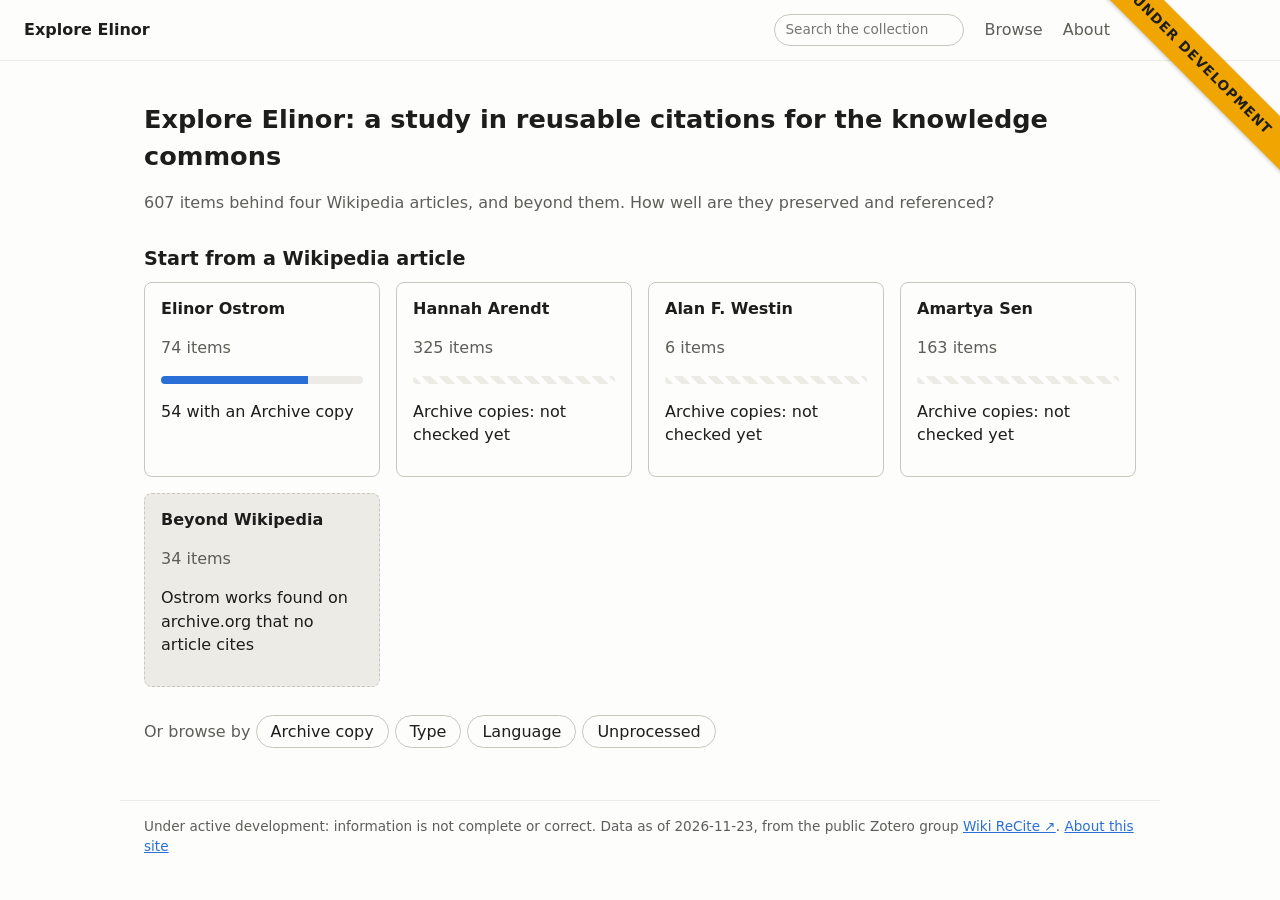
<file: docs/index.html>
<!doctype html>
<!-- Explore Elinor home page: the collection and its four ways in. Drawn by assets/app.js (renderHome). -->
<html lang="en">
<head>
  <meta charset="utf-8">
  <meta name="viewport" content="width=device-width, initial-scale=1">
  <!-- Content-Security-Policy: scripts, styles and data only from this site; no inline scripts or style attributes. Keep in sync on all five pages. -->
  <meta http-equiv="Content-Security-Policy" content="default-src 'none'; script-src 'self'; style-src 'self'; connect-src 'self'; img-src 'self'; form-action 'self'; base-uri 'none'">
  <!-- Referrer policy: other sites see only this site's address, never a page's path or search terms. -->
  <meta name="referrer" content="strict-origin-when-cross-origin">
  <title>Explore Elinor: a study in reusable citations for the knowledge commons</title>
  <meta name="description" content="Explore the citations behind Wikipedia articles, and how safe they are in the Internet Archive. Under active development.">
  <link rel="stylesheet" href="assets/style.css">
  <script src="assets/app.js" defer></script>
</head>
<body data-page="home">
  <main></main>
</body>
</html>
</file>
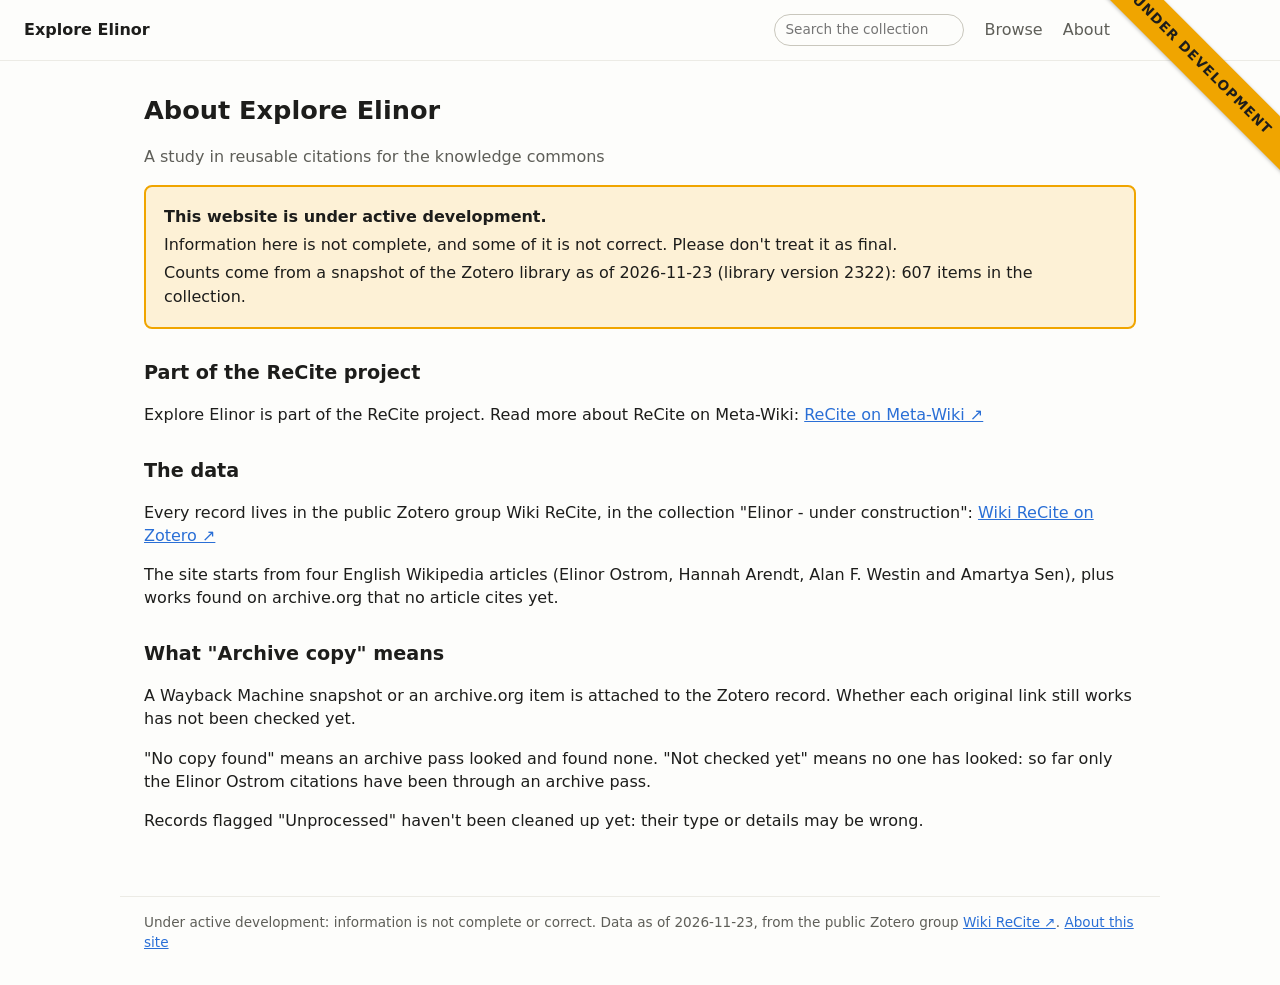
<file: docs/about.html>
<!doctype html>
<!-- Explore Elinor about page: the development warning, the ReCite project, and where the data comes from. Mostly static; assets/app.js fills in the snapshot facts (renderAbout). -->
<html lang="en">
<head>
  <meta charset="utf-8">
  <meta name="viewport" content="width=device-width, initial-scale=1">
  <!-- Content-Security-Policy: scripts, styles and data only from this site; no inline scripts or style attributes. Keep in sync on all five pages. -->
  <meta http-equiv="Content-Security-Policy" content="default-src 'none'; script-src 'self'; style-src 'self'; connect-src 'self'; img-src 'self'; form-action 'self'; base-uri 'none'">
  <!-- Referrer policy: other sites see only this site's address, never a page's path or search terms. -->
  <meta name="referrer" content="strict-origin-when-cross-origin">
  <title>About · Explore Elinor</title>
  <link rel="stylesheet" href="assets/style.css">
  <script src="assets/app.js" defer></script>
</head>
<body data-page="about">
  <main>
    <h1>About Explore Elinor</h1>
    <p class="quiet">A study in reusable citations for the knowledge commons</p>

    <div class="notice" role="note">
      <p><strong>This website is under active development.</strong></p>
      <p>Information here is not complete, and some of it is not correct. Please don't treat it as final.</p>
      <p id="snapshot-facts">Counts come from a dated snapshot of the Zotero library.</p>
    </div>

    <h2>Part of the ReCite project</h2>
    <p>Explore Elinor is part of the ReCite project. Read more about ReCite on Meta-Wiki:
      <a href="https://meta.wikimedia.org/wiki/WikiCite/ReCite" target="_blank" rel="noopener">ReCite on Meta-Wiki ↗</a></p>

    <h2>The data</h2>
    <p>Every record lives in the public Zotero group Wiki ReCite, in the collection "Elinor - under construction":
      <a href="https://www.zotero.org/groups/6513130/wiki_recite" target="_blank" rel="noopener">Wiki ReCite on Zotero ↗</a></p>
    <p id="ways-in">The site starts from English Wikipedia articles, plus works found on archive.org that no article cites yet.</p>

    <h2>What "Archive copy" means</h2>
    <p>A Wayback Machine snapshot or an archive.org item is attached to the Zotero record. Whether each original link
      still works has not been checked yet.</p>
    <p>"No copy found" means an archive pass looked and found none. "Not checked yet" means no one has looked: so far
      only the Elinor Ostrom citations have been through an archive pass.</p>
    <p>Records flagged "Unprocessed" haven't been cleaned up yet: their type or details may be wrong.</p>
  </main>
</body>
</html>
</file>
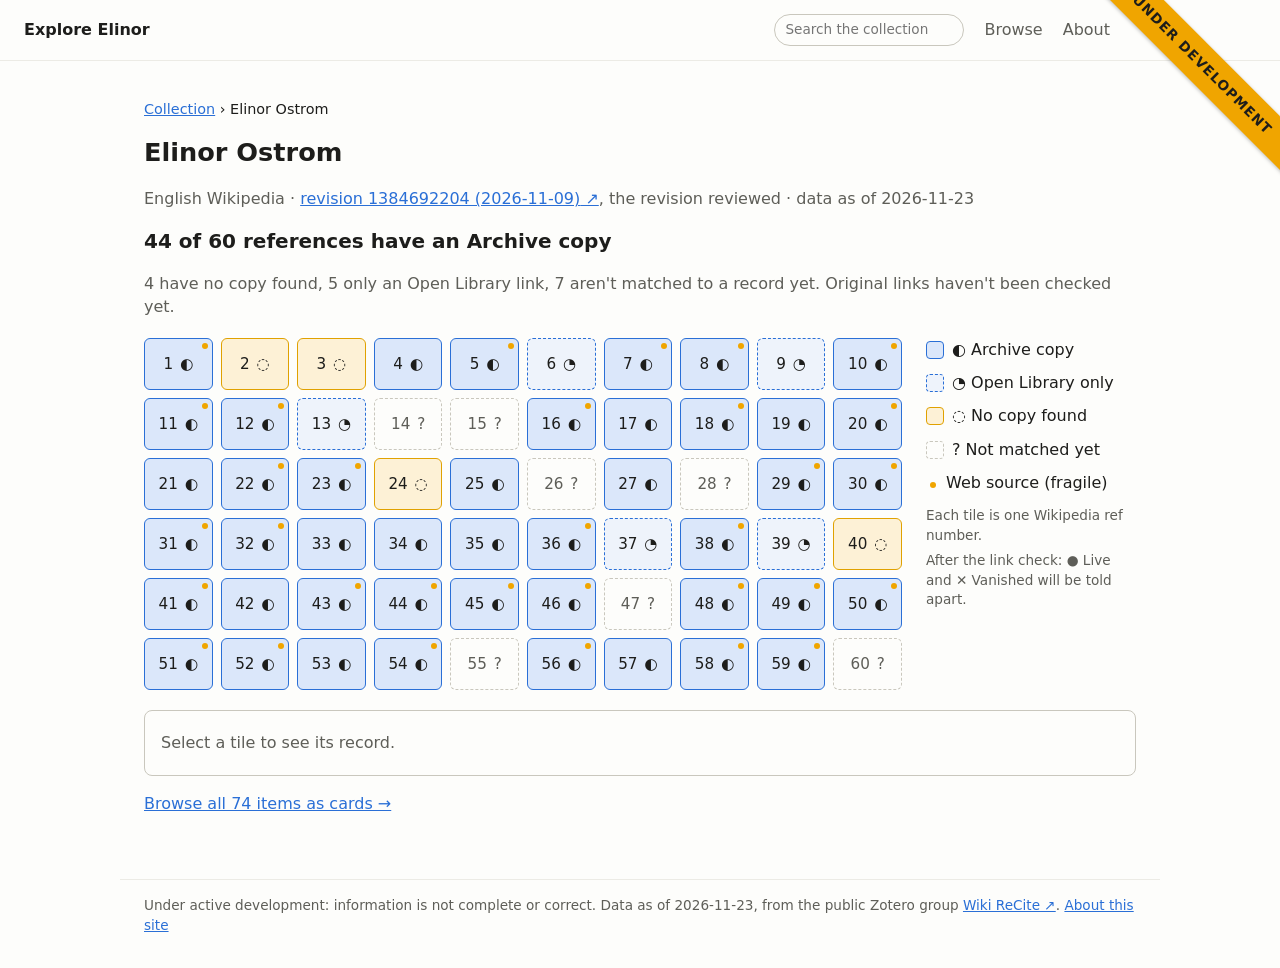
<file: docs/article.html>
<!doctype html>
<!-- Explore Elinor article page: one way in (?id=ostrom|arendt|westin|beyond) with its preservation map. Drawn by assets/app.js (renderArticle). -->
<html lang="en">
<head>
  <meta charset="utf-8">
  <meta name="viewport" content="width=device-width, initial-scale=1">
  <!-- Content-Security-Policy: scripts, styles and data only from this site; no inline scripts or style attributes. Keep in sync on all five pages. -->
  <meta http-equiv="Content-Security-Policy" content="default-src 'none'; script-src 'self'; style-src 'self'; connect-src 'self'; img-src 'self'; form-action 'self'; base-uri 'none'">
  <!-- Referrer policy: other sites see only this site's address, never a page's path or search terms. -->
  <meta name="referrer" content="strict-origin-when-cross-origin">
  <title>Article · Explore Elinor</title>
  <link rel="stylesheet" href="assets/style.css">
  <script src="assets/app.js" defer></script>
</head>
<body data-page="article">
  <main></main>
</body>
</html>
</file>
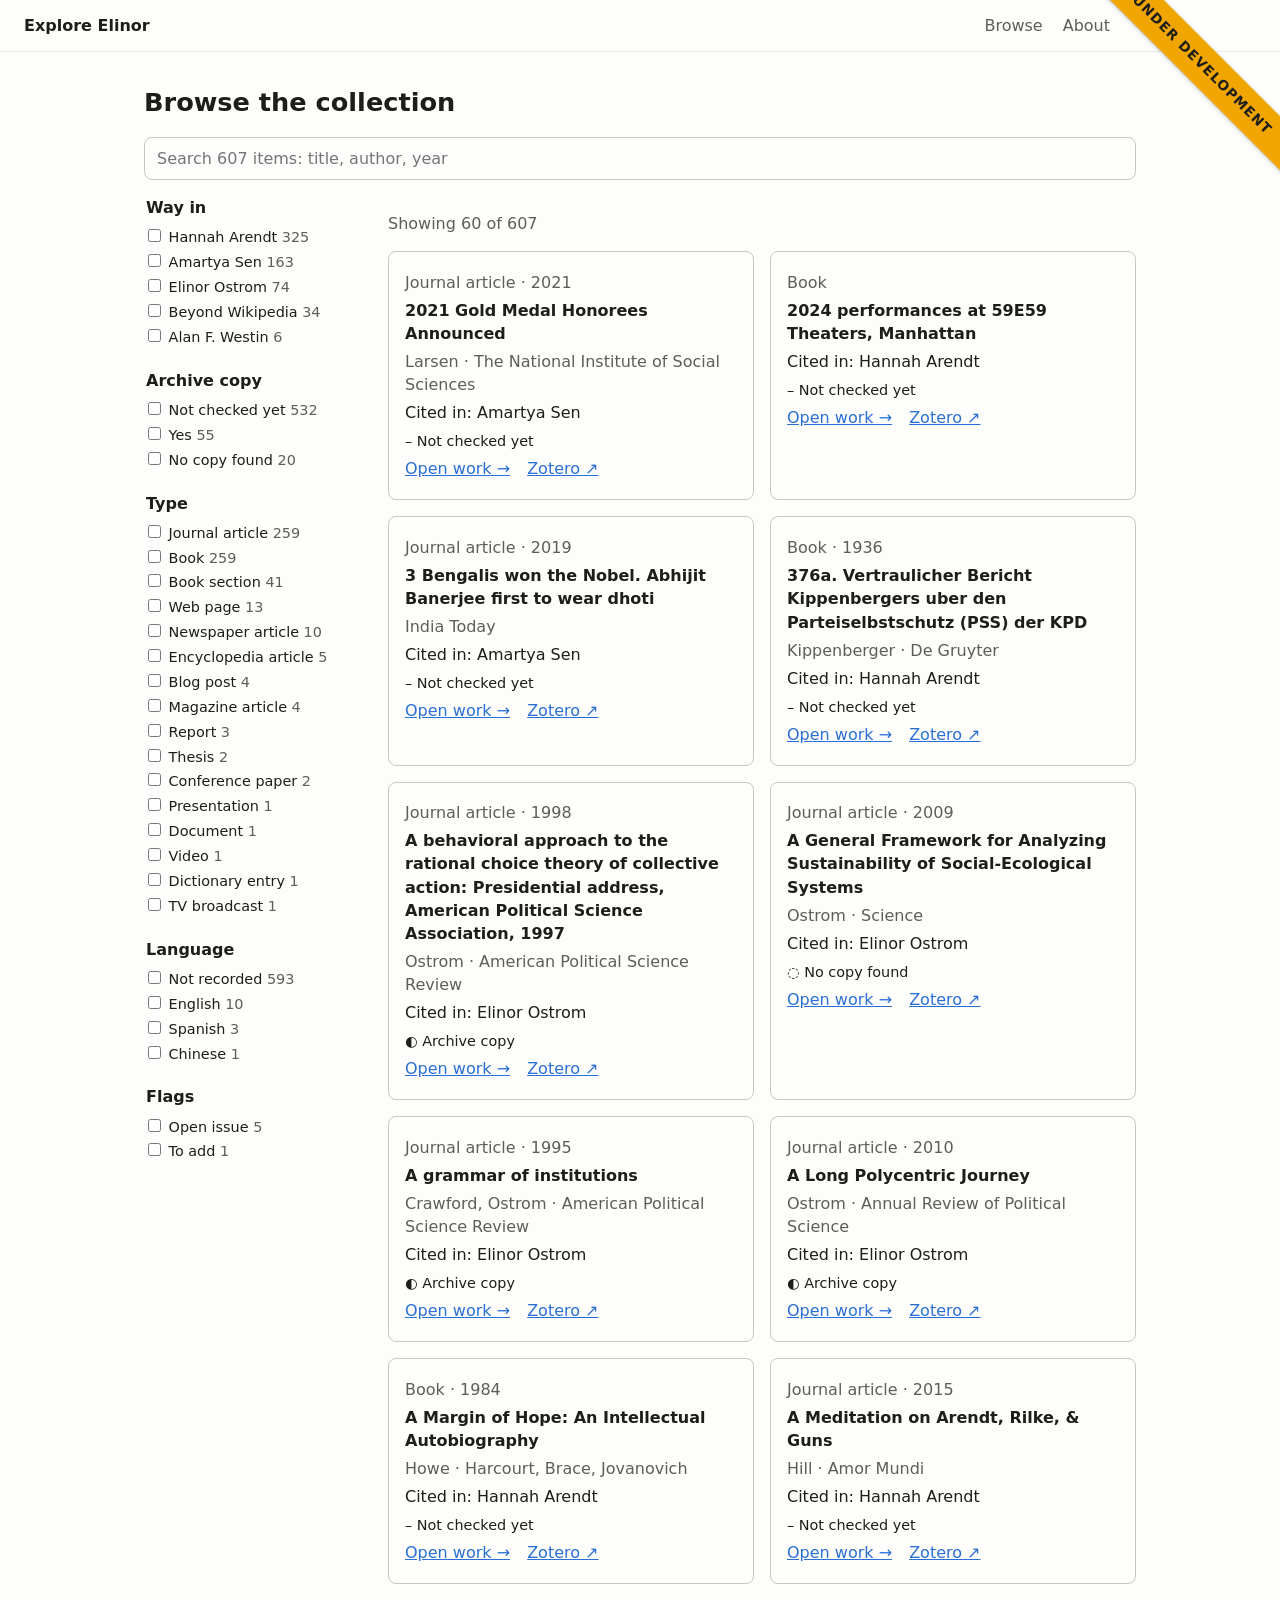
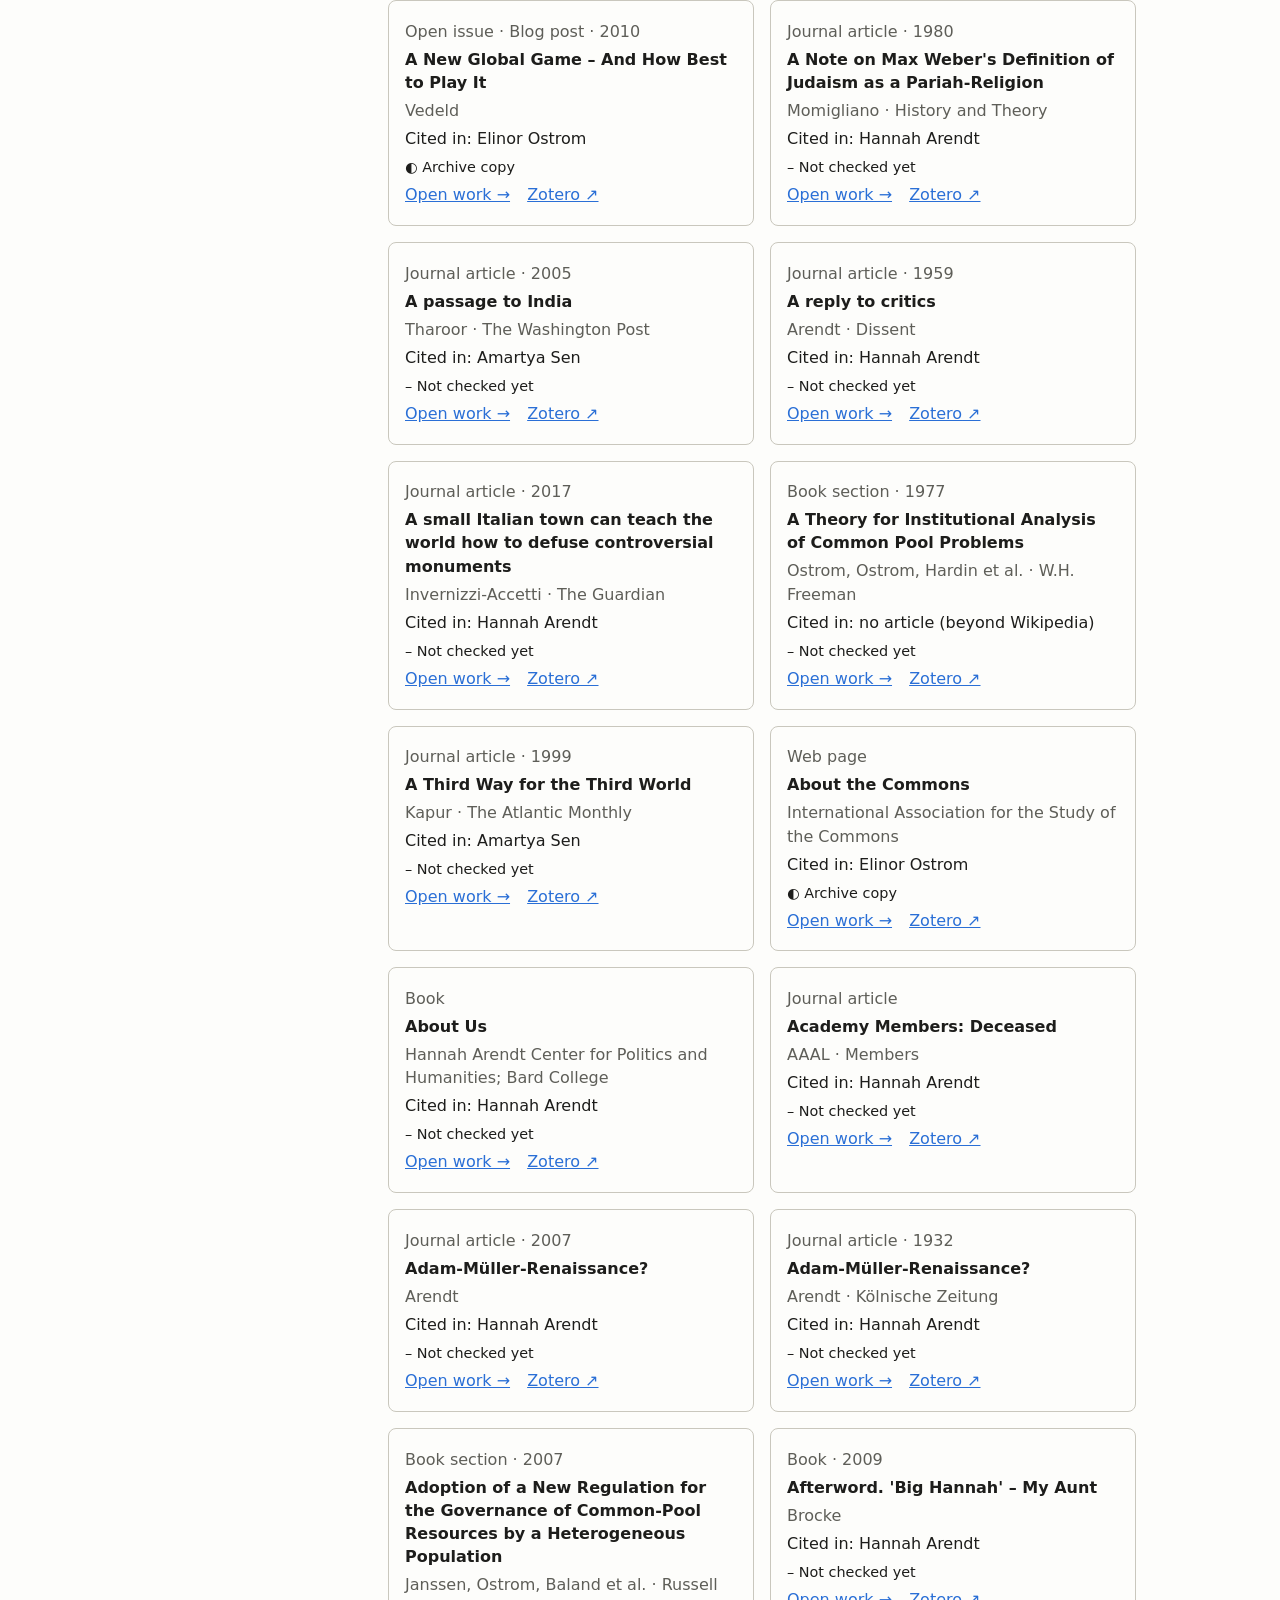
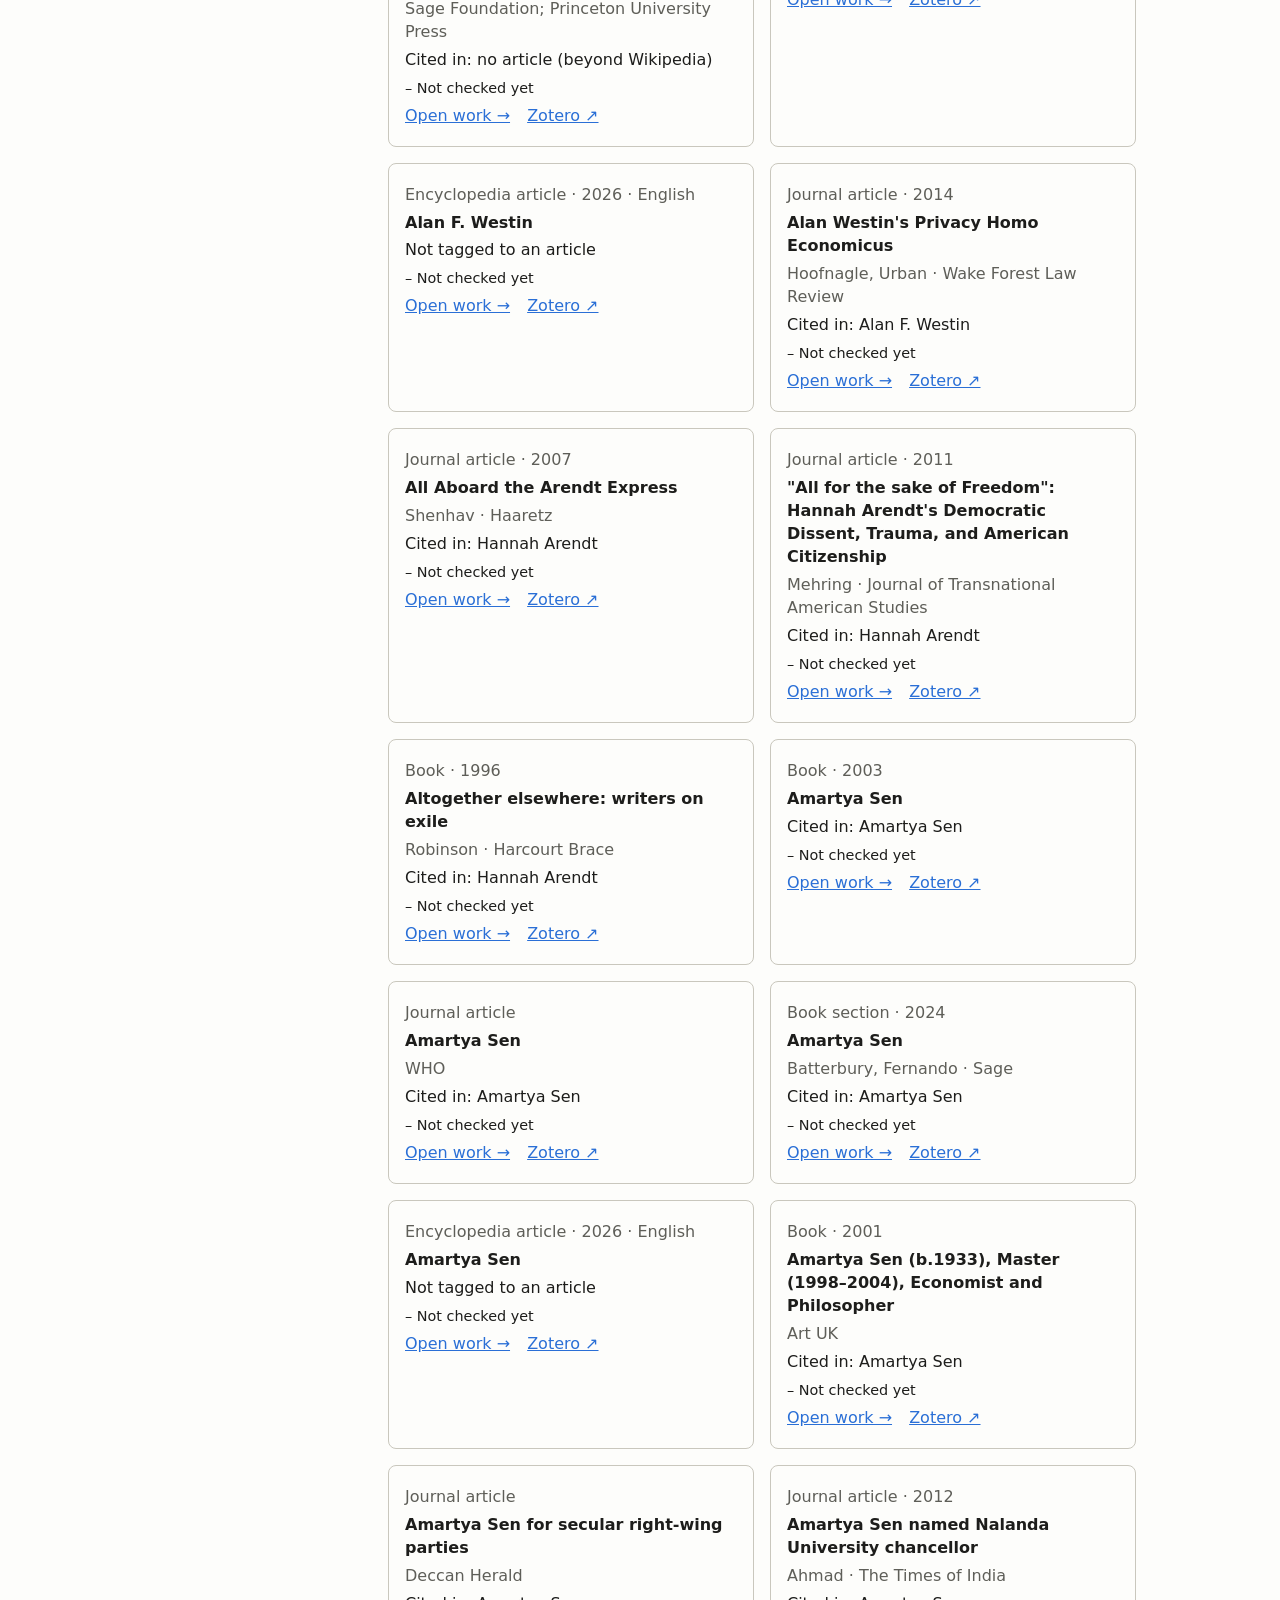
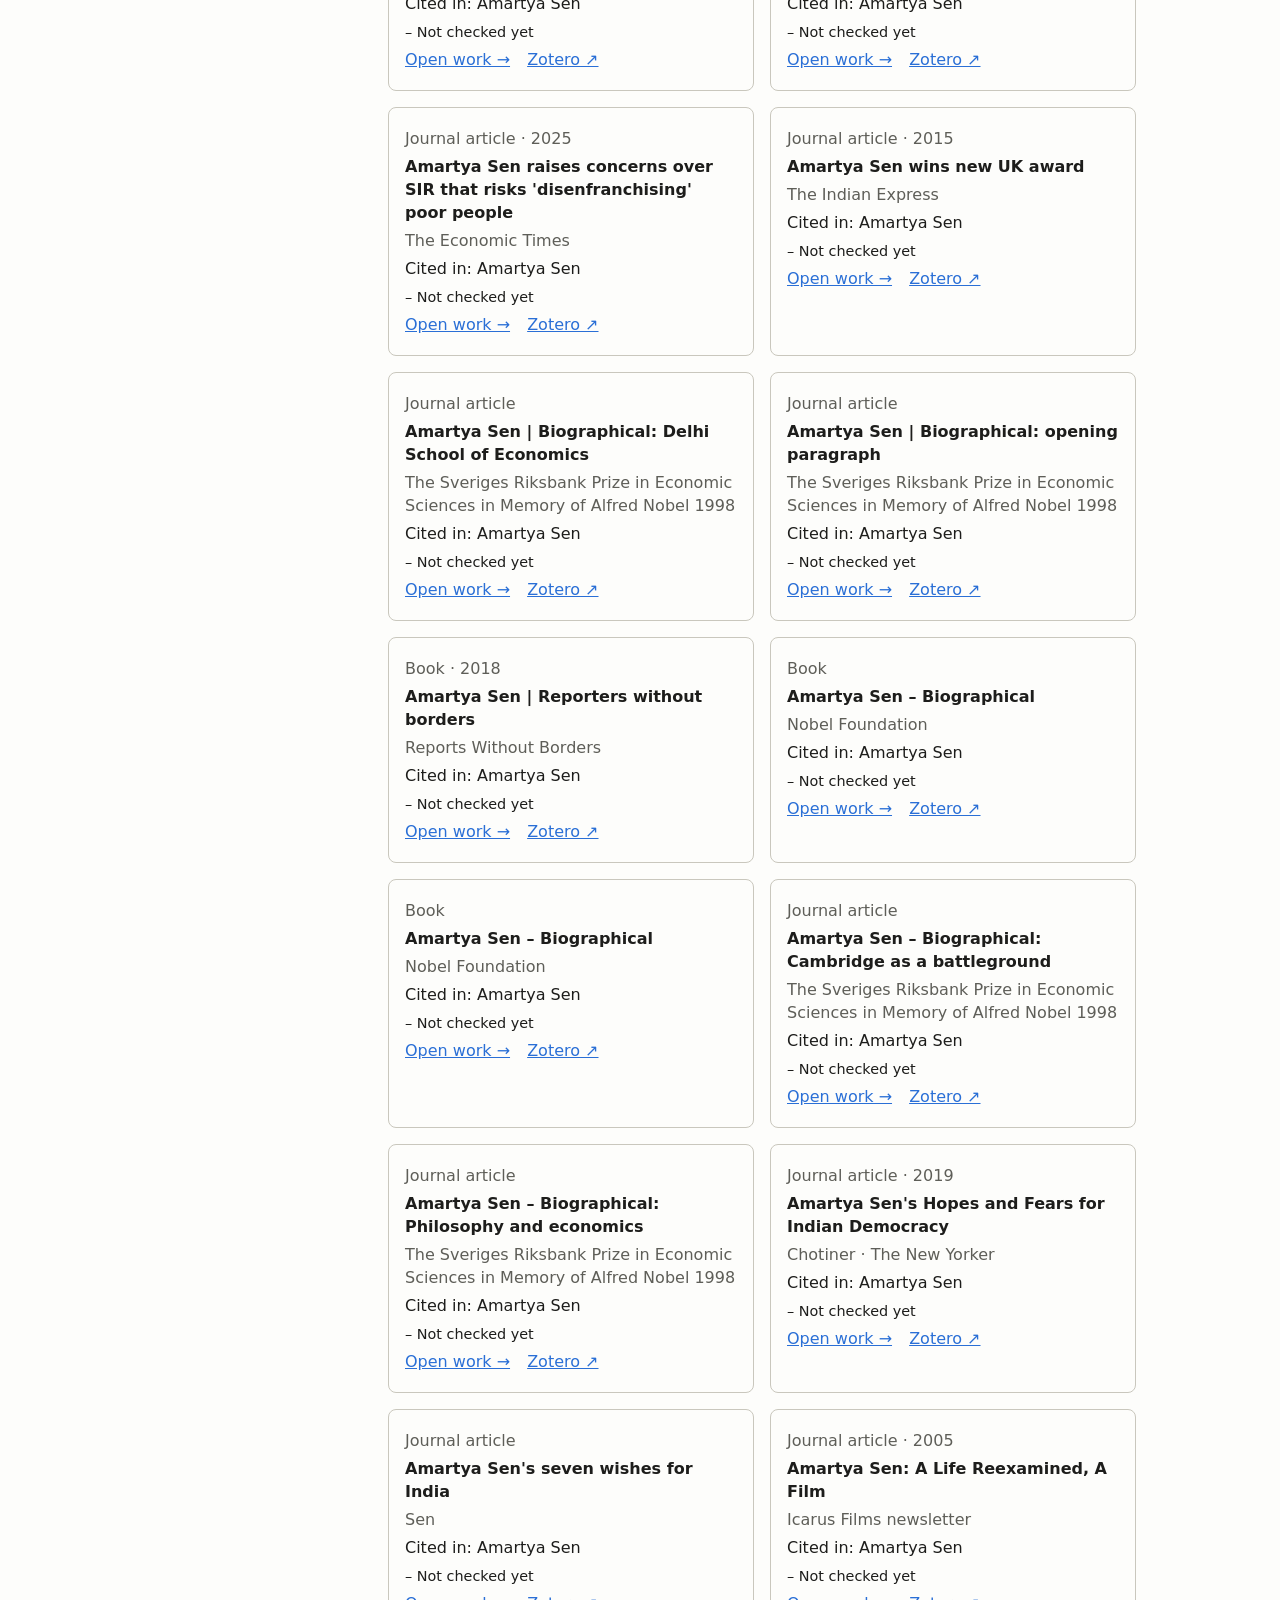
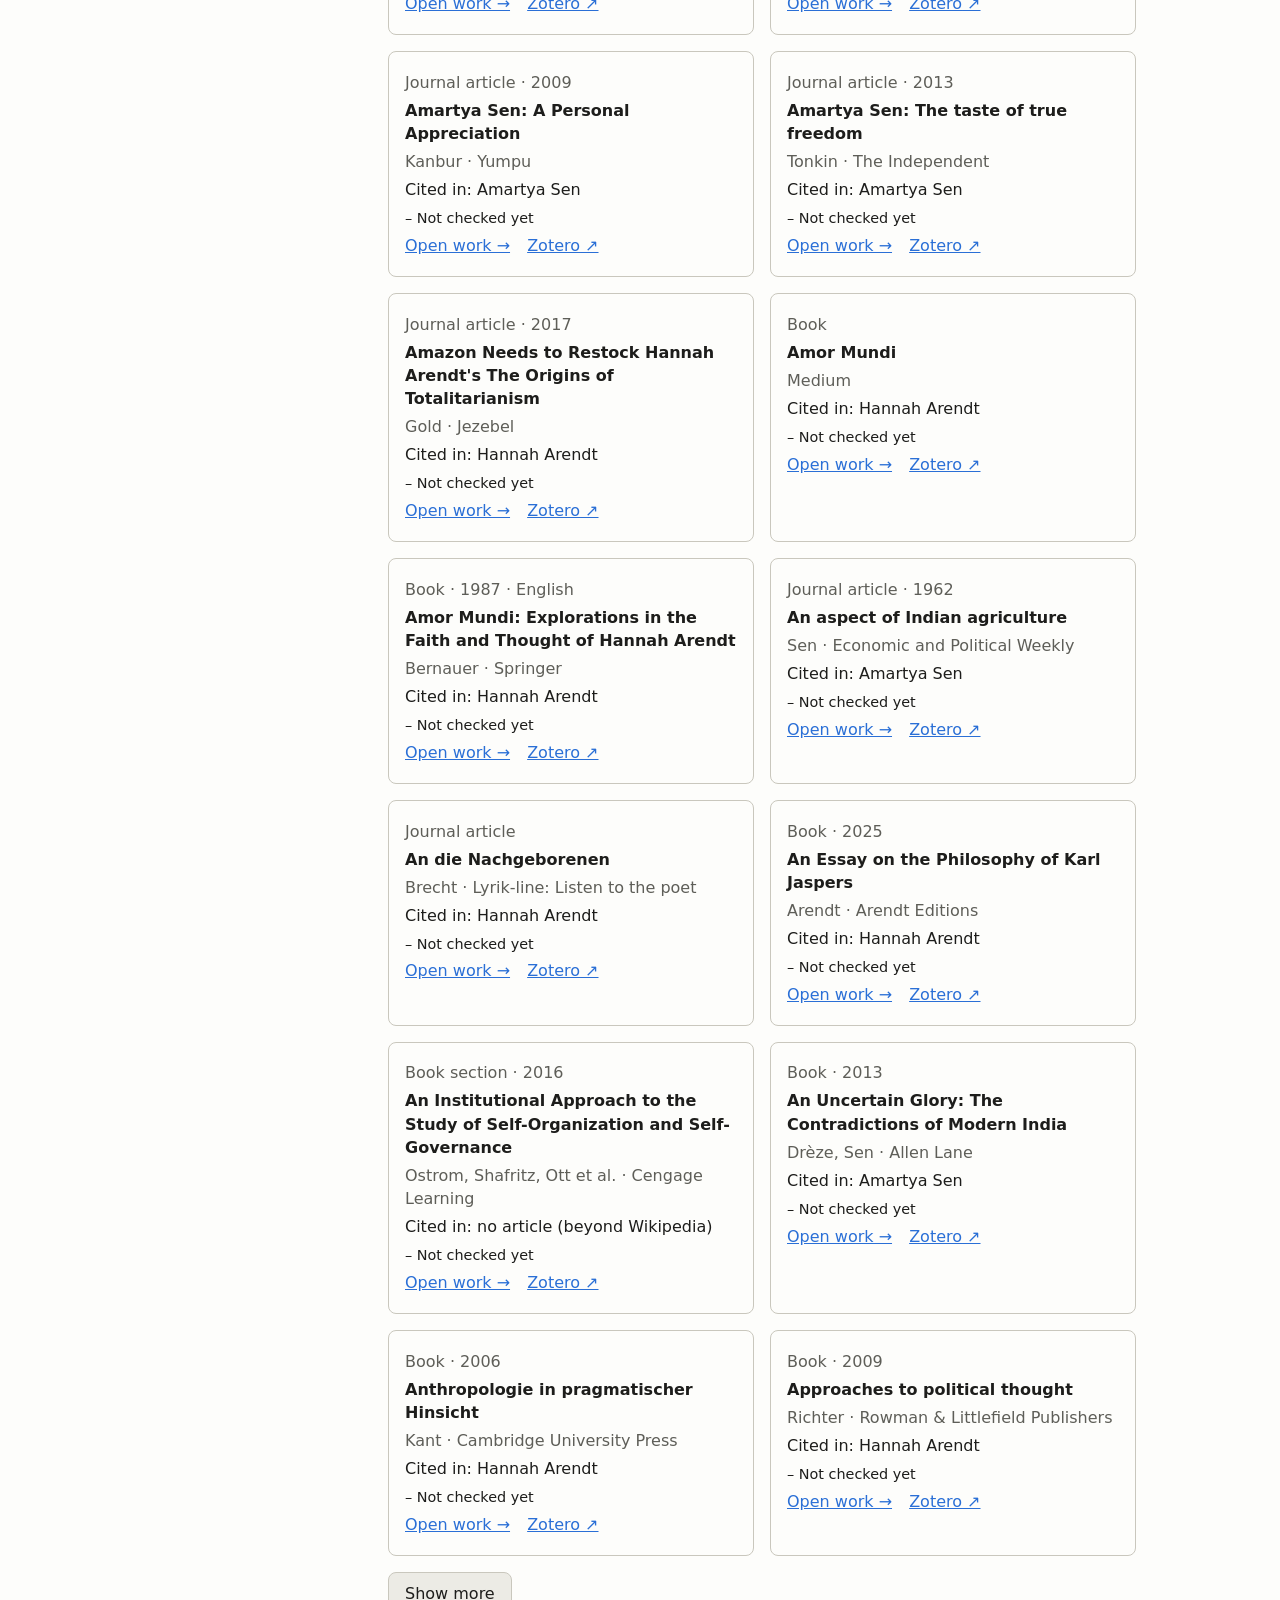
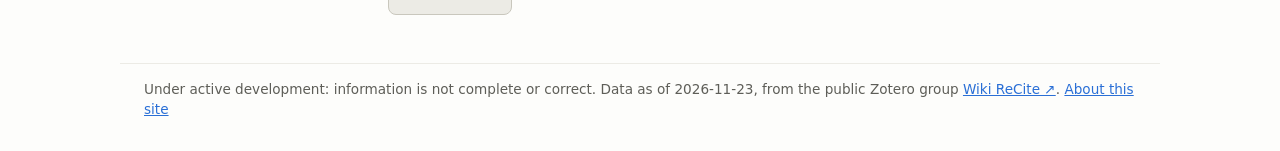
<file: docs/browse.html>
<!doctype html>
<!-- Explore Elinor browse page: the card catalog with search and filters, state kept in the URL. Drawn by assets/app.js (renderBrowse). -->
<html lang="en">
<head>
  <meta charset="utf-8">
  <meta name="viewport" content="width=device-width, initial-scale=1">
  <!-- Content-Security-Policy: scripts, styles and data only from this site; no inline scripts or style attributes. Keep in sync on all five pages. -->
  <meta http-equiv="Content-Security-Policy" content="default-src 'none'; script-src 'self'; style-src 'self'; connect-src 'self'; img-src 'self'; form-action 'self'; base-uri 'none'">
  <!-- Referrer policy: other sites see only this site's address, never a page's path or search terms. -->
  <meta name="referrer" content="strict-origin-when-cross-origin">
  <title>Browse · Explore Elinor</title>
  <link rel="stylesheet" href="assets/style.css">
  <script src="assets/app.js" defer></script>
</head>
<body data-page="browse">
  <main></main>
</body>
</html>
</file>
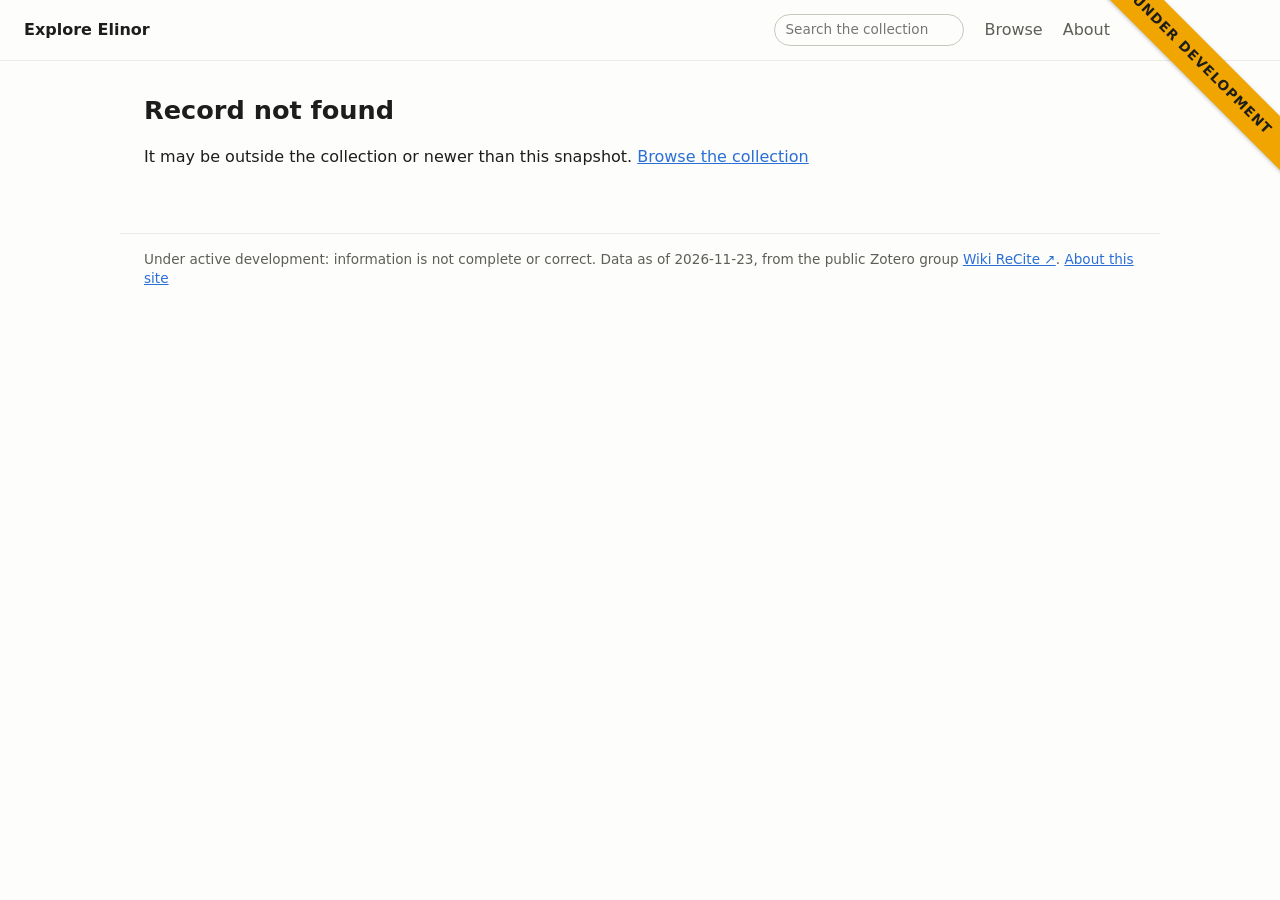
<file: docs/work.html>
<!doctype html>
<!-- Explore Elinor work page: one record (?key=ZOTEROKEY), where it is cited, its copies and forms. Drawn by assets/app.js (renderWork). -->
<html lang="en">
<head>
  <meta charset="utf-8">
  <meta name="viewport" content="width=device-width, initial-scale=1">
  <!-- Content-Security-Policy: scripts, styles and data only from this site; no inline scripts or style attributes. Keep in sync on all five pages. -->
  <meta http-equiv="Content-Security-Policy" content="default-src 'none'; script-src 'self'; style-src 'self'; connect-src 'self'; img-src 'self'; form-action 'self'; base-uri 'none'">
  <!-- Referrer policy: other sites see only this site's address, never a page's path or search terms. -->
  <meta name="referrer" content="strict-origin-when-cross-origin">
  <title>Work · Explore Elinor</title>
  <link rel="stylesheet" href="assets/style.css">
  <script src="assets/app.js" defer></script>
</head>
<body data-page="work">
  <main></main>
</body>
</html>
</file>
<file: docs/assets/style.css>
/*
 * Explore Elinor: one stylesheet for every page of the static site in docs/.
 * Plain CSS, light and dark themes via prefers-color-scheme, no build step.
 * The "Under development" ribbon is fixed to the top-right corner of every page.
 */

:root {
  --bg: #fdfdfb;
  --ink: #1d1d1b;
  --quiet: #5e5e58;
  --line: #c9c7bd;
  --soft: #ecebe5;
  --accent: #2a6fd6;
  --accent-soft: #dbe7fa;
  --accent-mid: #a8c5f0;
  --warn: #f0a500;
  --warn-soft: #fdf1d6;
  /* Preservation-map status colours, from the original sketch */
  --st-copy: #2a6fd6;
  --st-copy-bg: #dbe7fa;
  --st-ol-bg: #eef3fb;
  --st-none: #e0a100;
  --st-none-bg: #fdf1d6;
  --radius: 8px;
  font-family: system-ui, -apple-system, "Segoe UI", Roboto, sans-serif;
  color: var(--ink);
  background: var(--bg);
}

@media (prefers-color-scheme: dark) {
  :root {
    --bg: #1b1b1a;
    --ink: #ecebe5;
    --quiet: #a9a89f;
    --line: #4a4945;
    --soft: #2b2b29;
    --accent: #7eaaf0;
    --accent-soft: #233651;
    --accent-mid: #3c5f94;
    --warn: #e6a92a;
    --warn-soft: #3d3220;
    --st-copy: #7eaaf0;
    --st-copy-bg: #233651;
    --st-ol-bg: #1f2735;
    --st-none: #e6a92a;
    --st-none-bg: #3d3220;
  }
}

* { box-sizing: border-box; }
body { margin: 0; line-height: 1.45; }
main { max-width: 1040px; margin: 0 auto; padding: 24px 24px 48px; }
a { color: var(--accent); }
h1 { font-size: 1.6rem; margin: 0.3em 0; }
h2 { font-size: 1.2rem; margin: 1.6em 0 0.5em; }
h3 { font-size: 1rem; margin: 0 0 0.3em; }
.quiet { color: var(--quiet); }
.visually-hidden { position: absolute; width: 1px; height: 1px; overflow: hidden; clip: rect(0 0 0 0); }
.error { color: #b3261e; }

/* Menu bar: the right padding leaves room for the corner ribbon. */
.site-header {
  display: flex; justify-content: space-between; align-items: center;
  padding: 14px 170px 14px 24px; border-bottom: 1px solid var(--soft);
}
.site-name { font-weight: 700; color: var(--ink); text-decoration: none; }
.site-header nav a { margin-left: 20px; color: var(--quiet); text-decoration: none; }
.site-header nav a:hover { color: var(--accent); }
.site-header nav { display: flex; align-items: center; }
/* Small search field in the menu bar: available everywhere, but not the focus of any page. */
.header-search input {
  width: 190px; font: inherit; font-size: 0.85rem; padding: 5px 10px;
  border: 1px solid var(--line); border-radius: 999px; background: var(--bg); color: var(--ink);
}
@media (max-width: 720px) { .header-search { display: none; } }

/* The corner ribbon: a rotated band clipped by a fixed square in the top-right corner. */
.ribbon {
  position: fixed; top: 0; right: 0; width: 190px; height: 190px;
  overflow: hidden; pointer-events: none; z-index: 10;
}
.ribbon span {
  position: absolute; top: 46px; right: -62px; width: 280px; padding: 9px 0;
  transform: rotate(45deg); text-align: center;
  font-weight: 800; font-size: 0.85rem; letter-spacing: 0.08em; text-transform: uppercase;
  color: #1d1d1b; background: var(--warn); box-shadow: 0 1px 4px rgb(0 0 0 / 0.25);
}

.site-footer {
  max-width: 1040px; margin: 0 auto; padding: 16px 24px 32px;
  border-top: 1px solid var(--soft); color: var(--quiet); font-size: 0.85rem;
}

/* Cards and grids */
.card { border: 1px solid var(--line); border-radius: var(--radius); padding: 14px 16px; background: var(--bg); }
.grid-4 { display: grid; grid-template-columns: repeat(auto-fill, minmax(200px, 1fr)); gap: 16px; }
.grid-3 { display: grid; grid-template-columns: repeat(auto-fill, minmax(220px, 1fr)); gap: 16px; margin: 16px 0; }
.grid-cards { display: grid; grid-template-columns: repeat(auto-fill, minmax(260px, 1fr)); gap: 16px; }
.way-card { color: var(--ink); text-decoration: none; display: block; }
.way-card:hover { border-color: var(--accent); }
.way-beyond { border-style: dashed; background: var(--soft); }
.bar { height: 8px; border-radius: 4px; background: var(--soft); overflow: hidden; margin: 8px 0; }
.bar span { display: block; height: 100%; background: var(--accent); }
.item-card h3 a { color: var(--ink); text-decoration: none; }
.item-card h3 a:hover { color: var(--accent); }
.item-card p { margin: 0.3em 0; }
.card-links a { margin-right: 12px; }

/* Home */
.hero { margin: 16px 0 28px; }
.search { display: flex; gap: 8px; margin: 16px 0; }
.search input { flex: 1; font: inherit; padding: 9px 12px; border: 1px solid var(--line); border-radius: var(--radius); background: var(--bg); color: var(--ink); }
.search button, .more { font: inherit; padding: 9px 16px; border: 1px solid var(--line); border-radius: var(--radius); background: var(--soft); color: var(--ink); cursor: pointer; }
.browse-by { margin-top: 24px; }
.chip { display: inline-block; margin: 4px 6px 4px 0; padding: 4px 14px; border: 1px solid var(--line); border-radius: 999px; color: var(--ink); text-decoration: none; }
.chip:hover { border-color: var(--accent); }

/* States: always a symbol and a word, never colour alone */
.state { display: inline-block; margin-right: 8px; font-size: 0.9rem; }
.state-web::before { content: ""; display: inline-block; width: 7px; height: 7px; margin-right: 5px; border-radius: 50%; background: var(--warn); }
.flag { display: inline-block; margin-right: 6px; padding: 1px 8px; border-radius: 999px; background: var(--warn-soft); border: 1px solid var(--warn); font-size: 0.8rem; }

/*
 * Article page: the preservation map, laid out as in the original sketch: ten numbered tiles
 * to a row, each with its status symbol, the legend on the right. Colours follow the sketch
 * (blue = rescued/copy, amber = endangered/no copy; green "live" and red "vanished" wait for
 * the link check).
 */
.crumbs { font-size: 0.9rem; }
.headline { font-size: 1.25rem; margin: 0.8em 0 0.2em; }
.map { display: grid; grid-template-columns: minmax(0, 1fr) 210px; gap: 24px; align-items: start; margin: 20px 0; }
.tiles { display: grid; grid-template-columns: repeat(10, minmax(0, 1fr)); gap: 8px; }
.tiles-small { grid-template-columns: repeat(20, minmax(0, 1fr)); gap: 4px; }
.tile {
  position: relative; height: 52px; font: inherit; font-size: 0.95rem; color: var(--ink);
  border-radius: 6px; border: 1.5px solid var(--line); background: var(--bg); cursor: pointer; padding: 0;
  white-space: nowrap;
}
.tiles-small .tile { height: 30px; font-size: 0.62rem; border-radius: 4px; }
.tile .sym { margin-left: 2px; }
.tile-copy, .swatch.tile-copy { background: var(--st-copy-bg); border-color: var(--st-copy); }
.tile-openlibrary, .swatch.tile-openlibrary { background: var(--st-ol-bg); border-color: var(--st-copy); border-style: dashed; }
.tile-none, .swatch.tile-none { background: var(--st-none-bg); border-color: var(--st-none); }
/* Not checked yet: neutral grey, so it doesn't read as "at risk" */
.tile-unchecked, .swatch.tile-unchecked { background: var(--soft); border-color: var(--line); color: var(--quiet); }
.bar-unchecked { background: repeating-linear-gradient(45deg, var(--soft) 0 6px, transparent 6px 12px); }
.tile-unmatched, .swatch.tile-unmatched { background: var(--bg); border-color: var(--line); border-style: dashed; color: var(--quiet); }
.tile:hover { filter: brightness(0.96); }
.tile[aria-pressed="true"] { outline: 3px solid var(--ink); outline-offset: 1px; }
.web-dot { position: absolute; top: 4px; right: 4px; width: 6px; height: 6px; border-radius: 50%; background: var(--warn); }
.tiles-small .web-dot { top: 2px; right: 2px; width: 4px; height: 4px; }
.web-dot.static { position: static; display: inline-block; margin: 0 10px 0 4px; }
.legend ul { list-style: none; padding: 0; margin: 0 0 12px; }
.legend li { margin: 0 0 10px; }
.legend p { font-size: 0.85rem; margin: 0.4em 0; }
.swatch { display: inline-block; width: 18px; height: 18px; margin-right: 8px; vertical-align: -4px; border-radius: 4px; border: 1.5px solid; }
.detail { margin: 16px 0; }
.detail p { margin: 0.4em 0; }
.detail .card-links a { margin-right: 16px; }
@media (max-width: 720px) {
  .map { grid-template-columns: 1fr; }
  .tiles { grid-template-columns: repeat(6, minmax(0, 1fr)); }
  .tiles-small { grid-template-columns: repeat(10, minmax(0, 1fr)); }
}

/* Browse */
.browse { display: grid; grid-template-columns: 220px 1fr; gap: 24px; }
.facets fieldset { border: 0; padding: 0; margin: 0 0 18px; }
.facets legend { font-weight: 600; margin-bottom: 4px; }
.facets label { display: block; font-size: 0.9rem; margin: 3px 0; cursor: pointer; }
.more { margin-top: 16px; }
@media (max-width: 720px) { .browse { grid-template-columns: 1fr; } }

/* Work page */
.measure p { margin: 0.4em 0; }
table { width: 100%; border-collapse: collapse; font-size: 0.95rem; }
th, td { text-align: left; padding: 8px 10px 8px 0; border-bottom: 1px solid var(--soft); vertical-align: top; }
th { color: var(--quiet); font-weight: 500; border-bottom-color: var(--line); }
td a { margin-right: 8px; }

/* About */
.notice { border: 2px solid var(--warn); background: var(--warn-soft); border-radius: var(--radius); padding: 14px 18px; margin: 16px 0 24px; }
.notice p { margin: 0.3em 0; }
</file>
